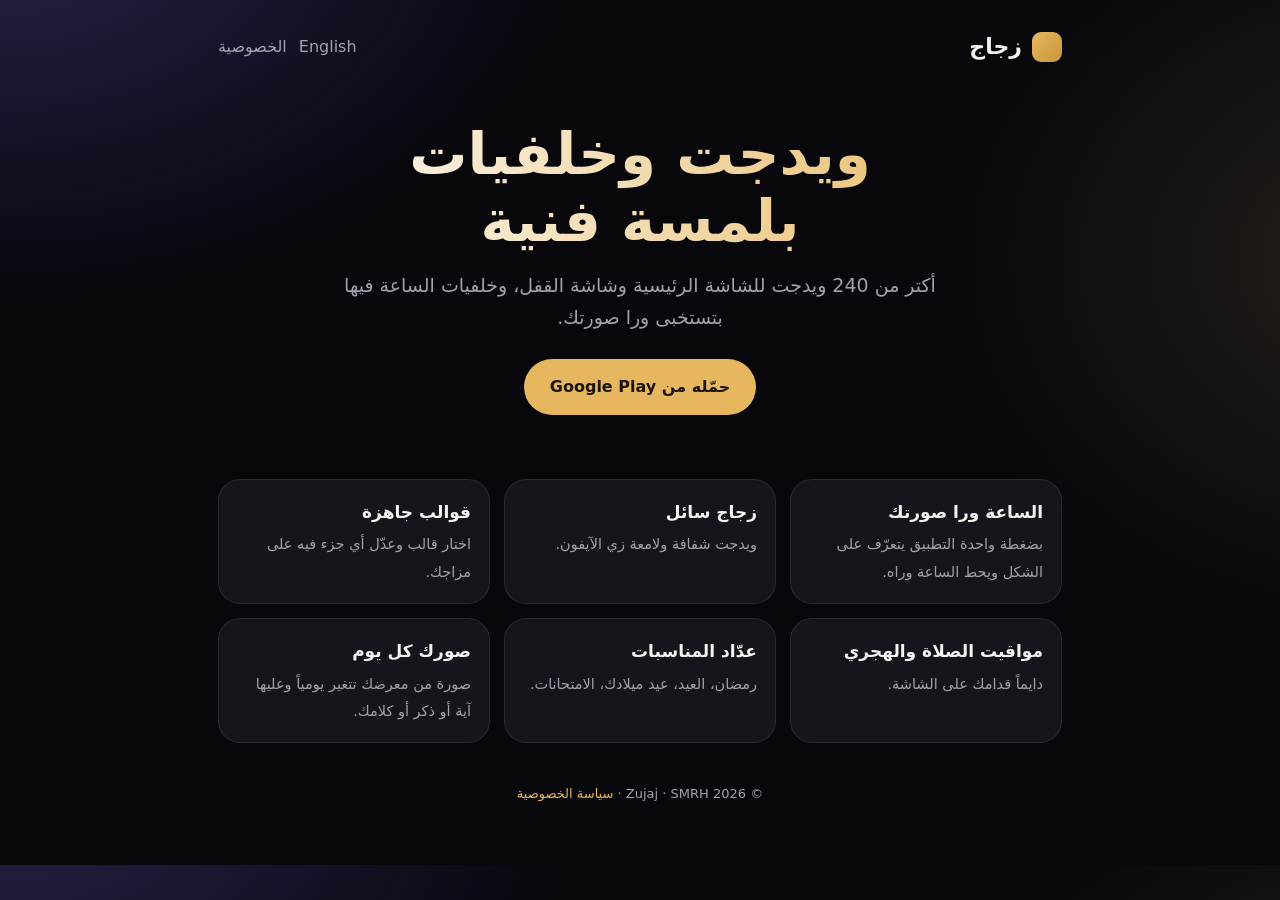
<file: index.html>
<!doctype html>
<html lang="ar" dir="rtl">
<head>
<meta charset="utf-8"><meta name="viewport" content="width=device-width,initial-scale=1">
<title>زجاج Zujaj — ويدجت وخلفيات</title>
<meta name="description" content="زجاج: ويدجت وخلفيات أندرويد بلمسة فنية — الساعة ورا صورتك، زجاج سائل، مواقيت الصلاة، عدّادات وأكتر.">
<link rel="stylesheet" href="style.css">
</head>
<body><div class="wrap">
<nav><a class="logo" href="./"><i></i>زجاج</a><div class="lang"><a href="en.html">English</a><a href="privacy.html">الخصوصية</a></div></nav>
<section class="hero">
<h1>ويدجت وخلفيات<br>بلمسة فنية</h1>
<p>أكتر من 240 ويدجت للشاشة الرئيسية وشاشة القفل، وخلفيات الساعة فيها بتستخبى ورا صورتك.</p>
<a class="btn" href="https://play.google.com/store/apps/details?id=com.smrh.zujaj">حمّله من Google Play</a>
</section>
<div class="grid">
<div class="card"><b>الساعة ورا صورتك</b><span>بضغطة واحدة التطبيق يتعرّف على الشكل ويحط الساعة وراه.</span></div>
<div class="card"><b>زجاج سائل</b><span>ويدجت شفافة ولامعة زي الآيفون.</span></div>
<div class="card"><b>قوالب جاهزة</b><span>اختار قالب وعدّل أي جزء فيه على مزاجك.</span></div>
<div class="card"><b>مواقيت الصلاة والهجري</b><span>دايماً قدامك على الشاشة.</span></div>
<div class="card"><b>عدّاد المناسبات</b><span>رمضان، العيد، عيد ميلادك، الامتحانات.</span></div>
<div class="card"><b>صورك كل يوم</b><span>صورة من معرضك تتغير يومياً وعليها آية أو ذكر أو كلامك.</span></div>
</div>
<footer>© 2026 Zujaj · SMRH · <a href="privacy.html">سياسة الخصوصية</a></footer>
</div></body></html>
</file>
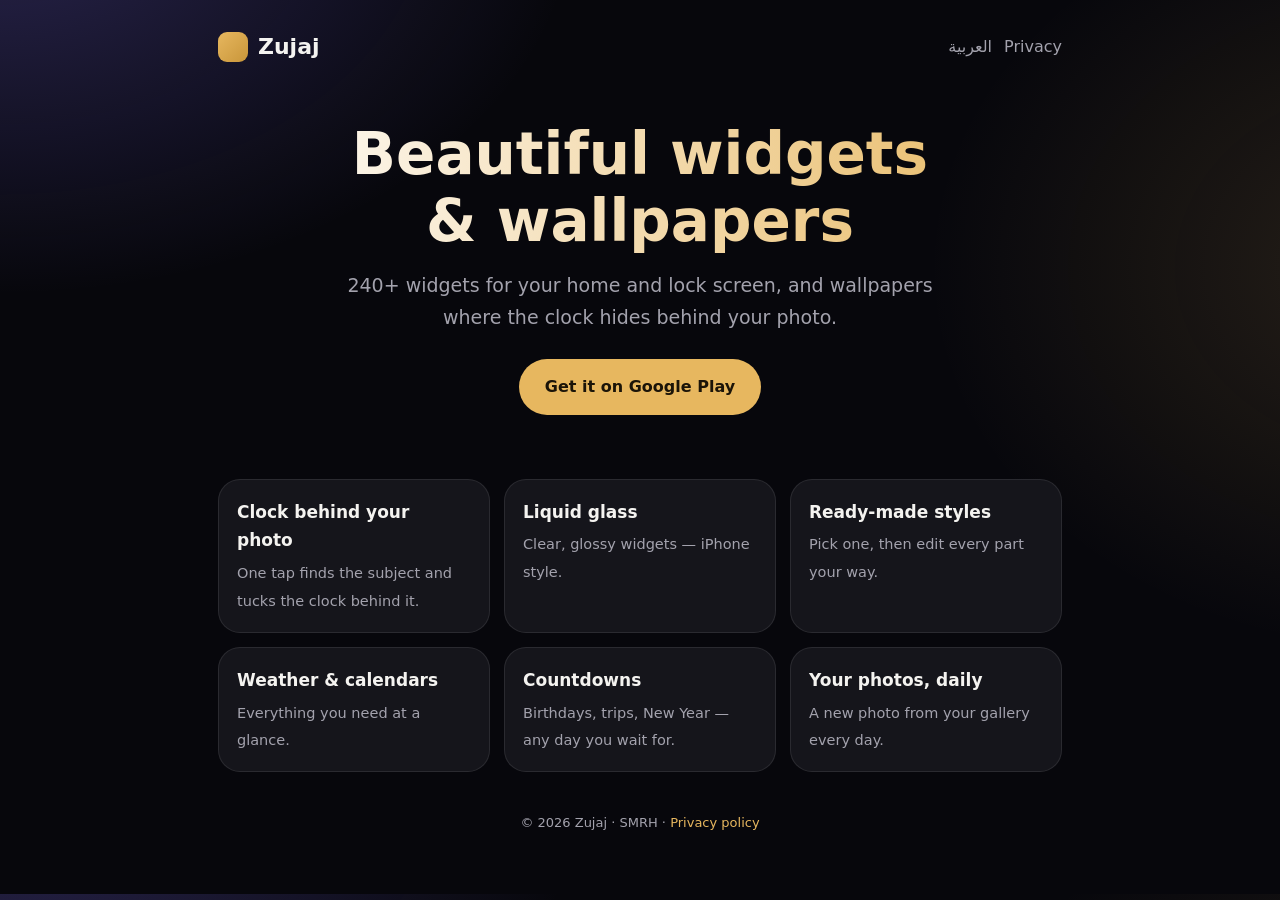
<file: en.html>
<!doctype html>
<html lang="en" dir="ltr">
<head>
<meta charset="utf-8"><meta name="viewport" content="width=device-width,initial-scale=1">
<title>Zujaj — Widgets & Wallpapers</title>
<meta name="description" content="Zujaj: beautiful Android widgets and wallpapers — clock behind your photo, liquid glass, countdowns and more.">
<link rel="stylesheet" href="style.css">
</head>
<body><div class="wrap">
<nav><a class="logo" href="en.html"><i></i>Zujaj</a><div class="lang"><a href="./">العربية</a><a href="privacy-en.html">Privacy</a></div></nav>
<section class="hero">
<h1>Beautiful widgets<br>& wallpapers</h1>
<p>240+ widgets for your home and lock screen, and wallpapers where the clock hides behind your photo.</p>
<a class="btn" href="https://play.google.com/store/apps/details?id=com.smrh.zujaj">Get it on Google Play</a>
</section>
<div class="grid">
<div class="card"><b>Clock behind your photo</b><span>One tap finds the subject and tucks the clock behind it.</span></div>
<div class="card"><b>Liquid glass</b><span>Clear, glossy widgets — iPhone style.</span></div>
<div class="card"><b>Ready-made styles</b><span>Pick one, then edit every part your way.</span></div>
<div class="card"><b>Weather & calendars</b><span>Everything you need at a glance.</span></div>
<div class="card"><b>Countdowns</b><span>Birthdays, trips, New Year — any day you wait for.</span></div>
<div class="card"><b>Your photos, daily</b><span>A new photo from your gallery every day.</span></div>
</div>
<footer>© 2026 Zujaj · SMRH · <a href="privacy-en.html">Privacy policy</a></footer>
</div></body></html>
</file>
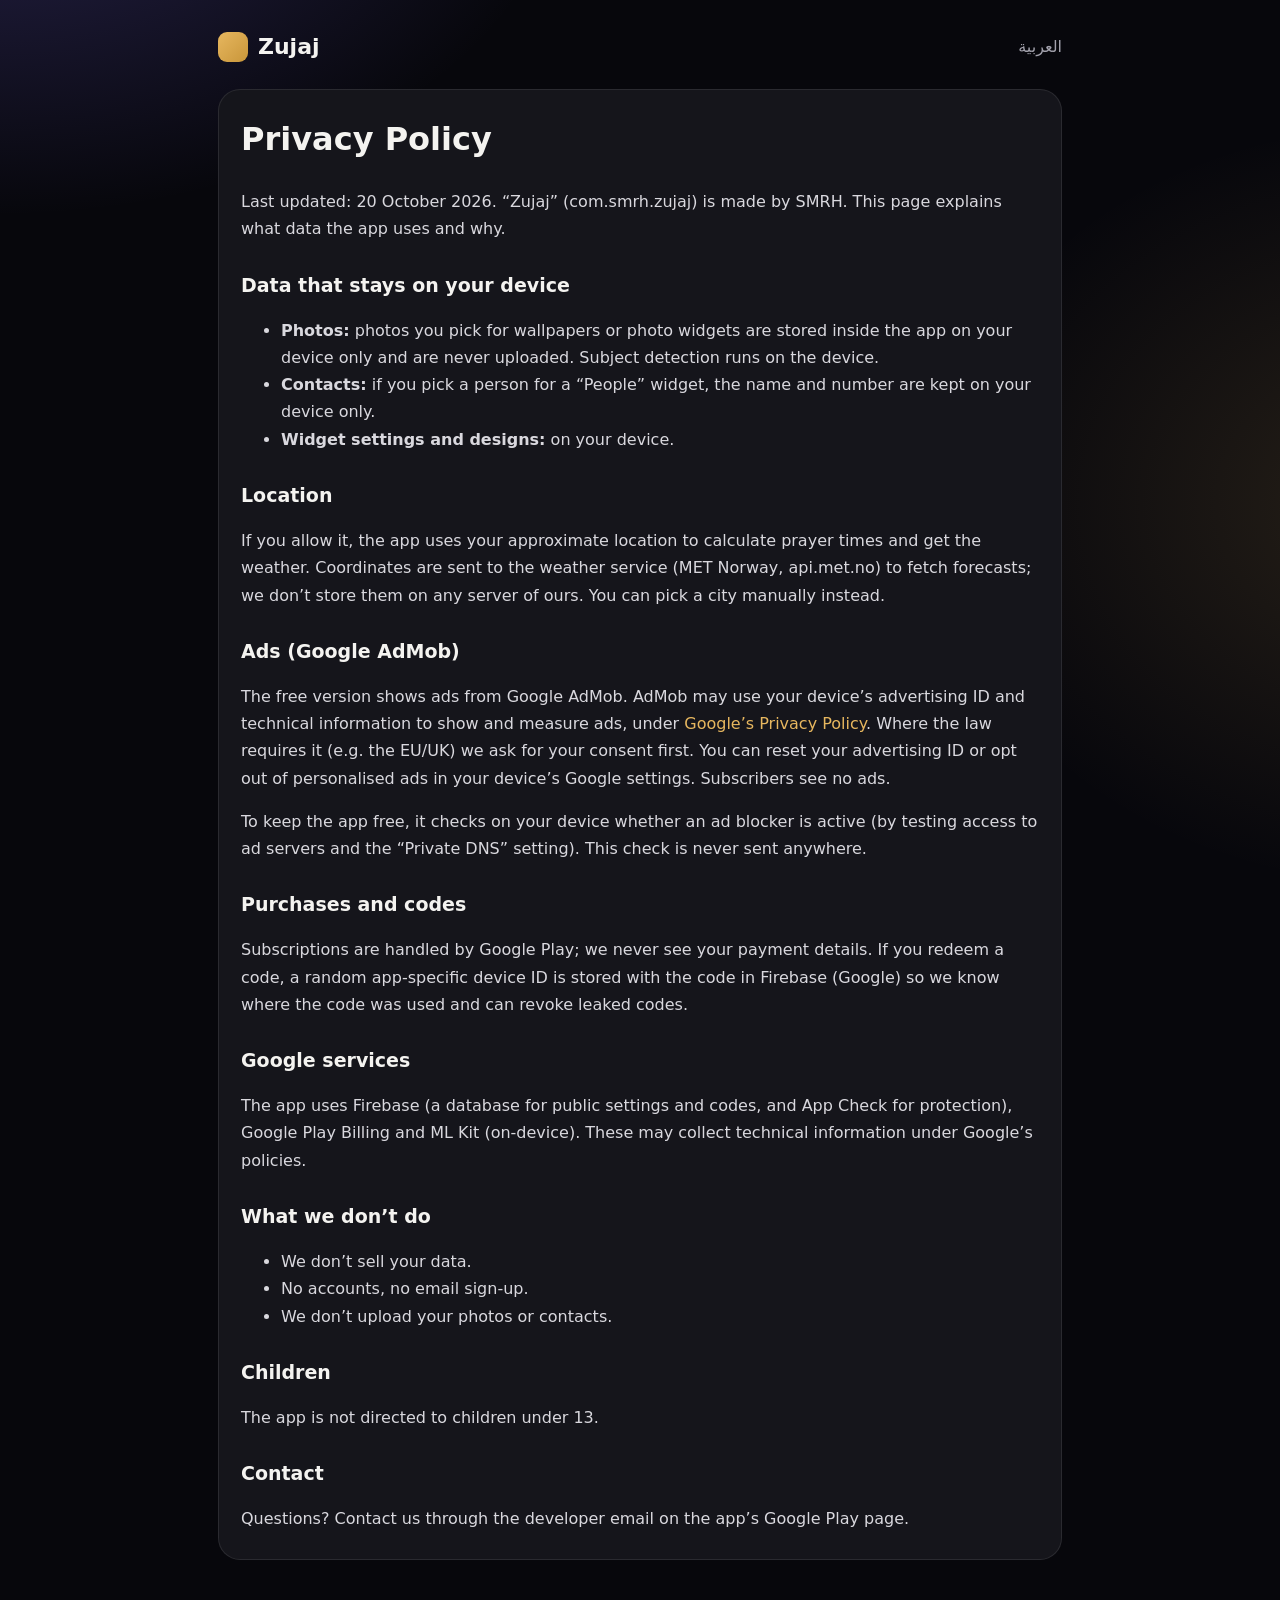
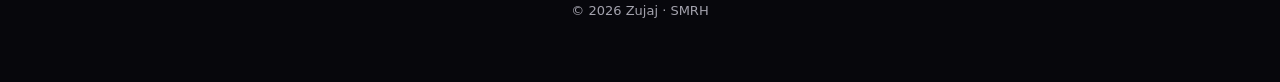
<file: privacy-en.html>
<!doctype html>
<html lang="en" dir="ltr">
<head><meta charset="utf-8"><meta name="viewport" content="width=device-width,initial-scale=1">
<title>Privacy Policy — Zujaj</title><link rel="stylesheet" href="style.css"></head>
<body><div class="wrap">
<nav><a class="logo" href="en.html"><i></i>Zujaj</a><div class="lang"><a href="privacy.html">العربية</a></div></nav>
<div class="doc">
<h1>Privacy Policy</h1>
<p>Last updated: 20 October 2026. “Zujaj” (com.smrh.zujaj) is made by SMRH. This page explains what data the app uses and why.</p>
<h2>Data that stays on your device</h2>
<ul>
<li><b>Photos:</b> photos you pick for wallpapers or photo widgets are stored inside the app on your device only and are never uploaded. Subject detection runs on the device.</li>
<li><b>Contacts:</b> if you pick a person for a “People” widget, the name and number are kept on your device only.</li>
<li><b>Widget settings and designs:</b> on your device.</li>
</ul>
<h2>Location</h2>
<p>If you allow it, the app uses your approximate location to calculate prayer times and get the weather. Coordinates are sent to the weather service (MET Norway, api.met.no) to fetch forecasts; we don’t store them on any server of ours. You can pick a city manually instead.</p>
<h2>Ads (Google AdMob)</h2>
<p>The free version shows ads from Google AdMob. AdMob may use your device’s advertising ID and technical information to show and measure ads, under <a href="https://policies.google.com/privacy">Google’s Privacy Policy</a>. Where the law requires it (e.g. the EU/UK) we ask for your consent first. You can reset your advertising ID or opt out of personalised ads in your device’s Google settings. Subscribers see no ads.</p>
<p>To keep the app free, it checks on your device whether an ad blocker is active (by testing access to ad servers and the “Private DNS” setting). This check is never sent anywhere.</p>
<h2>Purchases and codes</h2>
<p>Subscriptions are handled by Google Play; we never see your payment details. If you redeem a code, a random app-specific device ID is stored with the code in Firebase (Google) so we know where the code was used and can revoke leaked codes.</p>
<h2>Google services</h2>
<p>The app uses Firebase (a database for public settings and codes, and App Check for protection), Google Play Billing and ML Kit (on-device). These may collect technical information under Google’s policies.</p>
<h2>What we don’t do</h2>
<ul><li>We don’t sell your data.</li><li>No accounts, no email sign-up.</li><li>We don’t upload your photos or contacts.</li></ul>
<h2>Children</h2>
<p>The app is not directed to children under 13.</p>
<h2>Contact</h2>
<p>Questions? Contact us through the developer email on the app’s Google Play page.</p>
</div>
<footer>© 2026 Zujaj · SMRH</footer>
</div></body></html>
</file>
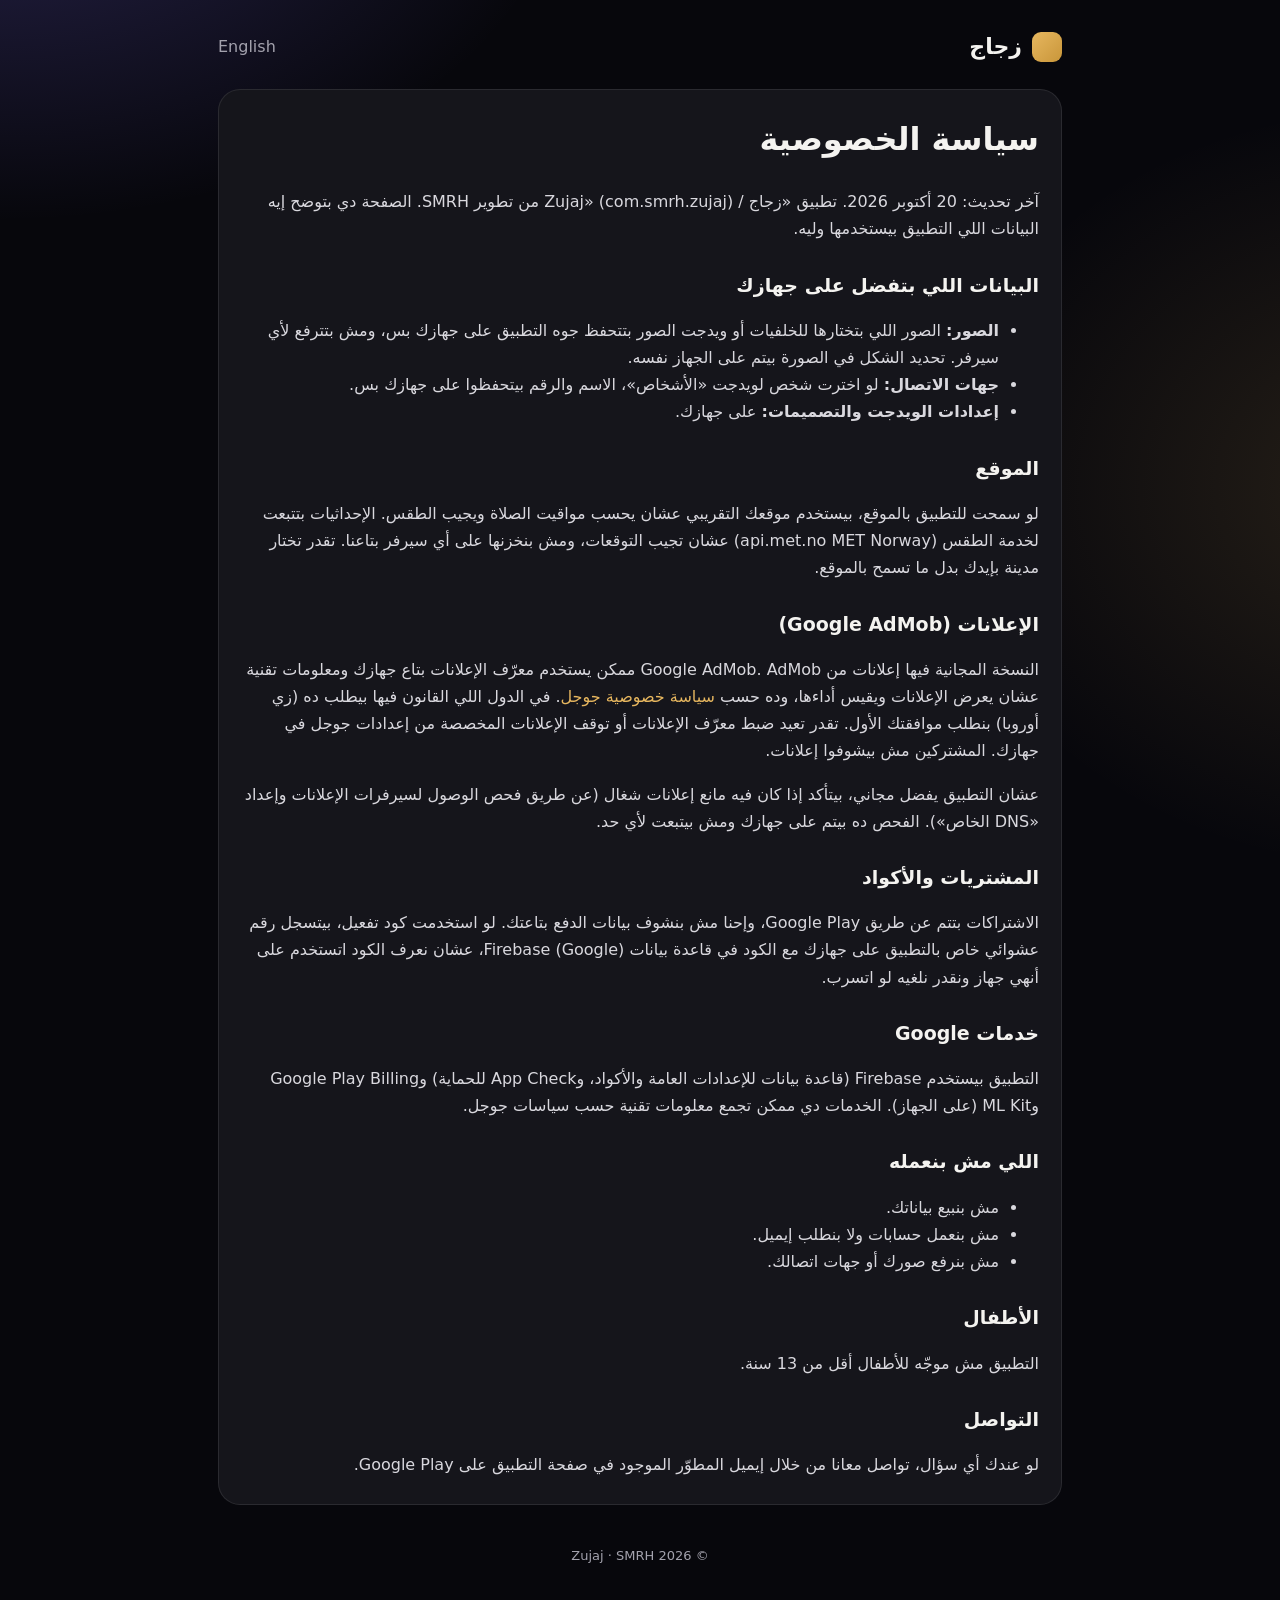
<file: privacy.html>
<!doctype html>
<html lang="ar" dir="rtl">
<head><meta charset="utf-8"><meta name="viewport" content="width=device-width,initial-scale=1">
<title>سياسة الخصوصية — زجاج</title><link rel="stylesheet" href="style.css"></head>
<body><div class="wrap">
<nav><a class="logo" href="./"><i></i>زجاج</a><div class="lang"><a href="privacy-en.html">English</a></div></nav>
<div class="doc">
<h1>سياسة الخصوصية</h1>
<p>آخر تحديث: 20 أكتوبر 2026. تطبيق «زجاج / Zujaj» (com.smrh.zujaj) من تطوير SMRH. الصفحة دي بتوضح إيه البيانات اللي التطبيق بيستخدمها وليه.</p>
<h2>البيانات اللي بتفضل على جهازك</h2>
<ul>
<li><b>الصور:</b> الصور اللي بتختارها للخلفيات أو ويدجت الصور بتتحفظ جوه التطبيق على جهازك بس، ومش بتترفع لأي سيرفر. تحديد الشكل في الصورة بيتم على الجهاز نفسه.</li>
<li><b>جهات الاتصال:</b> لو اخترت شخص لويدجت «الأشخاص»، الاسم والرقم بيتحفظوا على جهازك بس.</li>
<li><b>إعدادات الويدجت والتصميمات:</b> على جهازك.</li>
</ul>
<h2>الموقع</h2>
<p>لو سمحت للتطبيق بالموقع، بيستخدم موقعك التقريبي عشان يحسب مواقيت الصلاة ويجيب الطقس. الإحداثيات بتتبعت لخدمة الطقس (MET Norway ‏api.met.no) عشان تجيب التوقعات، ومش بنخزنها على أي سيرفر بتاعنا. تقدر تختار مدينة بإيدك بدل ما تسمح بالموقع.</p>
<h2>الإعلانات (Google AdMob)</h2>
<p>النسخة المجانية فيها إعلانات من Google AdMob. AdMob ممكن يستخدم معرّف الإعلانات بتاع جهازك ومعلومات تقنية عشان يعرض الإعلانات ويقيس أداءها، وده حسب <a href="https://policies.google.com/privacy">سياسة خصوصية جوجل</a>. في الدول اللي القانون فيها بيطلب ده (زي أوروبا) بنطلب موافقتك الأول. تقدر تعيد ضبط معرّف الإعلانات أو توقف الإعلانات المخصصة من إعدادات جوجل في جهازك. المشتركين مش بيشوفوا إعلانات.</p>
<p>عشان التطبيق يفضل مجاني، بيتأكد إذا كان فيه مانع إعلانات شغال (عن طريق فحص الوصول لسيرفرات الإعلانات وإعداد «DNS الخاص»). الفحص ده بيتم على جهازك ومش بيتبعت لأي حد.</p>
<h2>المشتريات والأكواد</h2>
<p>الاشتراكات بتتم عن طريق Google Play، وإحنا مش بنشوف بيانات الدفع بتاعتك. لو استخدمت كود تفعيل، بيتسجل رقم عشوائي خاص بالتطبيق على جهازك مع الكود في قاعدة بيانات Firebase (Google)، عشان نعرف الكود اتستخدم على أنهي جهاز ونقدر نلغيه لو اتسرب.</p>
<h2>خدمات Google</h2>
<p>التطبيق بيستخدم Firebase (قاعدة بيانات للإعدادات العامة والأكواد، وApp Check للحماية) وGoogle Play Billing وML Kit (على الجهاز). الخدمات دي ممكن تجمع معلومات تقنية حسب سياسات جوجل.</p>
<h2>اللي مش بنعمله</h2>
<ul><li>مش بنبيع بياناتك.</li><li>مش بنعمل حسابات ولا بنطلب إيميل.</li><li>مش بنرفع صورك أو جهات اتصالك.</li></ul>
<h2>الأطفال</h2>
<p>التطبيق مش موجّه للأطفال أقل من 13 سنة.</p>
<h2>التواصل</h2>
<p>لو عندك أي سؤال، تواصل معانا من خلال إيميل المطوّر الموجود في صفحة التطبيق على Google Play.</p>
</div>
<footer>© 2026 Zujaj · SMRH</footer>
</div></body></html>
</file>
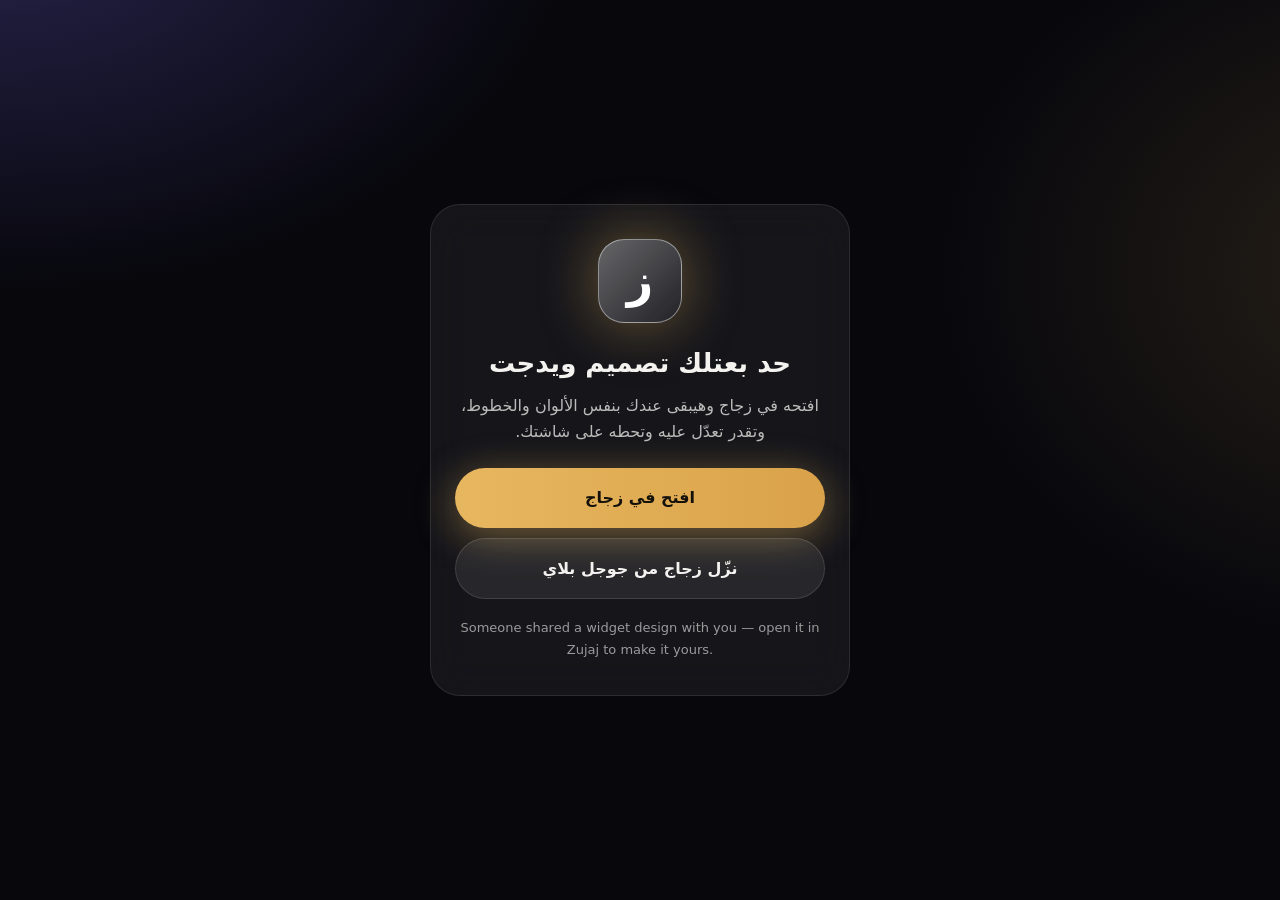
<file: w.html>
<!doctype html>
<html lang="ar" dir="rtl">
<head>
<meta charset="utf-8"><meta name="viewport" content="width=device-width,initial-scale=1">
<title>تصميم من زجاج · Zujaj design</title>
<meta property="og:title" content="تصميم ويدجت من زجاج · A Zujaj widget design">
<meta property="og:description" content="افتحه في زجاج وعدّل عليه · Open it in Zujaj and make it yours">
<link rel="stylesheet" href="style.css">
<style>
 body{min-height:100vh;display:flex;align-items:center;justify-content:center;margin:0;padding:24px;box-sizing:border-box}
 .card{max-width:420px;width:100%;text-align:center;padding:34px 24px;border-radius:30px;background:rgba(255,255,255,.06);border:1px solid rgba(255,255,255,.1);backdrop-filter:blur(20px)}
 .logo{width:84px;height:84px;margin:0 auto 18px;border-radius:26px;display:flex;align-items:center;justify-content:center;font-size:46px;color:#fff;
   background:linear-gradient(135deg,rgba(255,255,255,.35),rgba(255,255,255,.06));border:1px solid rgba(255,255,255,.45);box-shadow:0 0 60px rgba(231,183,95,.45)}
 h1{margin:0 0 8px;font-size:26px} p{opacity:.75;margin:0 0 24px;line-height:1.6}
 .btn{display:block;padding:16px;border-radius:999px;font-weight:700;text-decoration:none;margin:10px 0;color:#14110a;
   background:linear-gradient(90deg,#e7b75f,#d9a24a);box-shadow:0 8px 40px rgba(231,183,95,.45)}
 .ghost{background:rgba(255,255,255,.08);color:inherit;box-shadow:none;border:1px solid rgba(255,255,255,.12)}
 .en{direction:ltr;opacity:.6;font-size:13px;margin-top:18px}
</style>
</head>
<body>
<div class="card">
 <div class="logo">ز</div>
 <h1>حد بعتلك تصميم ويدجت</h1>
 <p>افتحه في زجاج وهيبقى عندك بنفس الألوان والخطوط، وتقدر تعدّل عليه وتحطه على شاشتك.</p>
 <a class="btn" id="open" href="#">افتح في زجاج</a>
 <a class="btn ghost" href="https://play.google.com/store/apps/details?id=com.smrh.zujaj">نزّل زجاج من جوجل بلاي</a>
 <div class="en">Someone shared a widget design with you — open it in Zujaj to make it yours.</div>
</div>
<script>
 var code = location.hash.slice(1);
 var store = "https://play.google.com/store/apps/details?id=com.smrh.zujaj";
 var link = code ? "intent://w/" + code + "#Intent;scheme=zujaj;package=com.smrh.zujaj;S.browser_fallback_url=" + encodeURIComponent(store) + ";end" : store;
 document.getElementById("open").href = link;
 if (code && /Android/i.test(navigator.userAgent)) setTimeout(function(){ location.href = link; }, 350);
</script>
</body>
</html>
</file>
<file: style.css>
:root{--bg:#07070c;--card:#15151b;--line:rgba(255,255,255,.09);--text:#f4f3f0;--sub:#a3a2ad;--gold:#e7b75f;--violet:#7c6cf2}
*{box-sizing:border-box}html,body{margin:0}
body{background:var(--bg);color:var(--text);font-family:"Cairo","Manrope",system-ui,-apple-system,Segoe UI,Roboto,sans-serif;line-height:1.7;
background-image:radial-gradient(60rem 40rem at 0% -10%,rgba(124,108,242,.28),transparent 60%),radial-gradient(50rem 40rem at 110% 30%,rgba(231,183,95,.14),transparent 60%)}
a{color:var(--gold);text-decoration:none}a:hover{text-decoration:underline}
.wrap{max-width:880px;margin:0 auto;padding:28px 18px 60px}
nav{display:flex;align-items:center;justify-content:space-between;gap:12px;flex-wrap:wrap}
.logo{display:flex;align-items:center;gap:10px;font-weight:800;font-size:22px;color:var(--text)}
.logo i{width:30px;height:30px;border-radius:9px;background:linear-gradient(135deg,var(--gold),#c9963a);display:inline-block}
.lang a{margin-inline-start:12px;color:var(--sub)}
.hero{padding:56px 0 30px;text-align:center}
.hero h1{font-size:clamp(34px,7vw,58px);margin:0;line-height:1.15;background:linear-gradient(90deg,#fff,var(--gold));-webkit-background-clip:text;background-clip:text;color:transparent}
.hero p{color:var(--sub);font-size:clamp(16px,3vw,19px);margin:14px auto 26px;max-width:620px}
.btn{display:inline-block;background:var(--gold);color:#1b1408;font-weight:800;padding:14px 26px;border-radius:999px}
.btn:hover{text-decoration:none;filter:brightness(1.05)}
.grid{display:grid;grid-template-columns:repeat(auto-fit,minmax(230px,1fr));gap:14px;margin-top:34px}
.card{background:var(--card);border:1px solid var(--line);border-radius:22px;padding:18px}
.card b{display:block;font-size:17px;margin-bottom:4px}.card span{color:var(--sub);font-size:14.5px}
.doc{background:var(--card);border:1px solid var(--line);border-radius:22px;padding:22px 22px 10px;margin-top:24px}
.doc h1{margin-top:0}.doc h2{font-size:19px;margin-top:26px}.doc p,.doc li{color:#d9d8de}
footer{color:var(--sub);text-align:center;font-size:13px;margin-top:40px}
</file>
